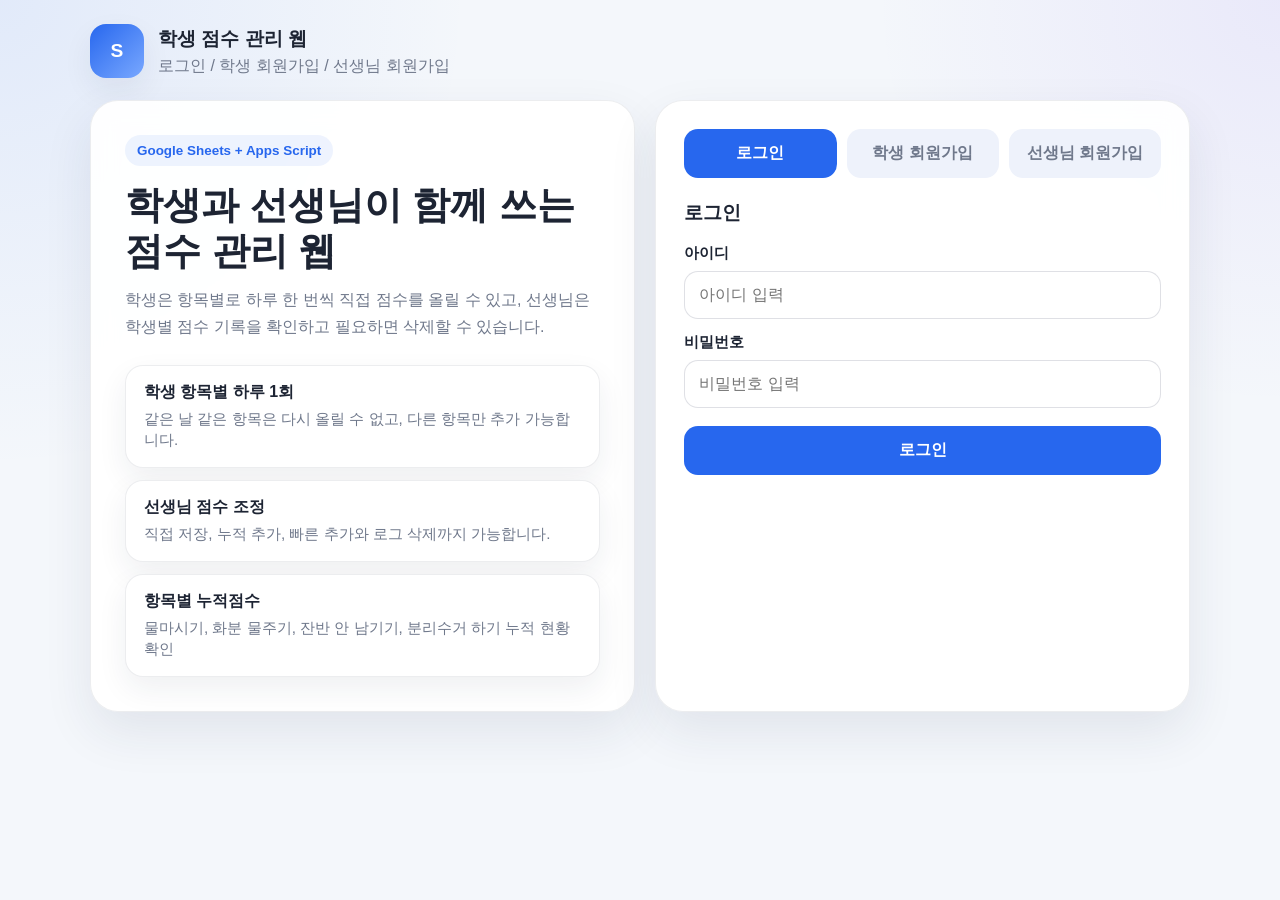
<file: index.html>
<!DOCTYPE html>
<html lang="ko">
<head>
  <meta charset="UTF-8" />
  <meta name="viewport" content="width=device-width, initial-scale=1.0" />
  <title>학생 점수 관리 웹</title>
  <link rel="stylesheet" href="./styles.css" />
</head>
<body data-page="auth">
  <div class="shell">
    <header class="topbar">
      <div class="brand-wrap">
        <div class="brand-badge">S</div>
        <div>
          <h1>학생 점수 관리 웹</h1>
          <p>로그인 / 학생 회원가입 / 선생님 회원가입</p>
        </div>
      </div>
    </header>

    <main class="auth-layout">
      <section class="hero-card">
        <span class="eyebrow">Google Sheets + Apps Script</span>
        <h2>학생과 선생님이 함께 쓰는<br />점수 관리 웹</h2>
        <p>
          학생은 항목별로 하루 한 번씩 직접 점수를 올릴 수 있고,
          선생님은 학생별 점수 기록을 확인하고 필요하면 삭제할 수 있습니다.
        </p>

        <div class="feature-list">
          <div class="feature-item">
            <strong>학생 항목별 하루 1회</strong>
            <span>같은 날 같은 항목은 다시 올릴 수 없고, 다른 항목만 추가 가능합니다.</span>
          </div>
          <div class="feature-item">
            <strong>선생님 점수 조정</strong>
            <span>직접 저장, 누적 추가, 빠른 추가와 로그 삭제까지 가능합니다.</span>
          </div>
          <div class="feature-item">
            <strong>항목별 누적점수</strong>
            <span>물마시기, 화분 물주기, 잔반 안 남기기, 분리수거 하기 누적 현황 확인</span>
          </div>
        </div>
      </section>

      <section class="panel auth-panel">
        <div class="tabs three">
          <button id="tabLogin" class="tab-btn active" type="button">로그인</button>
          <button id="tabStudentRegister" class="tab-btn" type="button">학생 회원가입</button>
          <button id="tabTeacherRegister" class="tab-btn" type="button">선생님 회원가입</button>
        </div>

        <form id="loginForm" class="form-block">
          <h3>로그인</h3>
          <div class="field-grid single">
            <label class="field">
              <span>아이디</span>
              <input type="text" id="loginUsername" placeholder="아이디 입력" required />
            </label>
            <label class="field">
              <span>비밀번호</span>
              <input type="password" id="loginPassword" placeholder="비밀번호 입력" required />
            </label>
          </div>
          <button class="primary-btn full" type="submit">로그인</button>
        </form>

        <form id="studentRegisterForm" class="form-block hidden">
          <h3>학생 회원가입</h3>
          <div class="teacher-lookup-box">
            <div class="field-grid teacher-lookup-grid">
              <label class="field">
                <span>선생님 아이디</span>
                <input type="text" id="studentTeacherUsername" placeholder="선생님 아이디 입력" required />
              </label>
              <div class="lookup-button-wrap">
                <button id="teacherLookupBtn" class="secondary-btn" type="button">선생님 확인</button>
              </div>
            </div>

            <div class="field-grid single">
              <label class="field">
                <span>학교명</span>
                <input type="text" id="studentSchoolName" readonly />
              </label>
            </div>
          </div>

          <div class="field-grid">
            <label class="field">
              <span>학년</span>
              <select id="studentGrade" required>
                <option value="">선택</option>
                <option value="1">1학년</option>
                <option value="2">2학년</option>
                <option value="3">3학년</option>
                <option value="4">4학년</option>
                <option value="5">5학년</option>
                <option value="6">6학년</option>
              </select>
            </label>
            <label class="field">
              <span>반</span>
              <input type="number" id="studentClassNo" min="1" placeholder="예: 3" required />
            </label>
            <label class="field">
              <span>번호</span>
              <input type="number" id="studentNo" min="1" placeholder="예: 12" required />
            </label>
            <label class="field">
              <span>이름</span>
              <input type="text" id="studentName" placeholder="이름 입력" required />
            </label>
            <label class="field">
              <span>아이디</span>
              <input type="text" id="studentUsername" placeholder="학생 로그인 아이디" required />
            </label>
            <label class="field">
              <span>비밀번호</span>
              <input type="password" id="studentPassword" placeholder="비밀번호 입력" required />
            </label>
          </div>

          <button class="primary-btn full" type="submit">학생 회원가입</button>
        </form>

        <form id="teacherRegisterForm" class="form-block hidden">
          <h3>선생님 회원가입</h3>
          <div class="field-grid">
            <label class="field">
              <span>어드민 전용 비밀번호</span>
              <input type="password" id="teacherAdminSecret" placeholder="어드민 비밀번호 입력" required />
            </label>
            <label class="field">
              <span>학교명</span>
              <input type="text" id="teacherSchoolName" placeholder="예: 행복초등학교" required />
            </label>
            <label class="field">
              <span>아이디</span>
              <input type="text" id="teacherUsername" placeholder="선생님 로그인 아이디" required />
            </label>
            <label class="field">
              <span>비밀번호</span>
              <input type="password" id="teacherPassword" placeholder="비밀번호 입력" required />
            </label>
          </div>

          <button class="primary-btn full" type="submit">선생님 회원가입</button>
        </form>

        <p id="messageBox" class="message-box"></p>
      </section>
    </main>
  </div>

  <script src="./app.js"></script>
</body>
</html>
</file>
<file: styles.css>
* {
  box-sizing: border-box;
}

:root {
  --bg: #f4f7fb;
  --panel: rgba(255, 255, 255, 0.94);
  --card: #ffffff;
  --line: rgba(23, 33, 56, 0.08);
  --text: #1d2433;
  --muted: #6f788b;
  --primary: #2767ee;
  --teacher: #6f46eb;
  --danger: #d32f2f;
  --success: #147c42;
  --warning: #d97706;
  --radius-xl: 28px;
  --radius-lg: 20px;
  --radius-md: 14px;
  --shadow-lg: 0 20px 50px rgba(28, 39, 76, 0.09);
  --shadow-md: 0 12px 30px rgba(28, 39, 76, 0.07);
}

html, body {
  margin: 0;
  padding: 0;
  min-height: 100%;
  font-family: "Pretendard", "Noto Sans KR", "Apple SD Gothic Neo", sans-serif;
  background:
    radial-gradient(circle at top left, rgba(39, 103, 238, 0.09), transparent 30%),
    radial-gradient(circle at top right, rgba(111, 70, 235, 0.08), transparent 26%),
    var(--bg);
  color: var(--text);
}

body {
  min-height: 100vh;
}

button,
input,
select {
  font: inherit;
}

a {
  color: inherit;
  text-decoration: none;
}

.shell {
  width: min(1100px, calc(100% - 32px));
  margin: 0 auto;
  padding: 24px 0 36px;
}

.shell.wide {
  width: min(1460px, calc(100% - 32px));
}

.topbar {
  display: flex;
  align-items: center;
  justify-content: space-between;
  gap: 18px;
  margin-bottom: 22px;
}

.brand-wrap {
  display: flex;
  align-items: center;
  gap: 14px;
}

.brand-badge {
  width: 54px;
  height: 54px;
  border-radius: 16px;
  background: linear-gradient(135deg, var(--primary), #79a8ff);
  color: #fff;
  display: grid;
  place-items: center;
  font-size: 1.2rem;
  font-weight: 900;
  box-shadow: var(--shadow-md);
}

.brand-badge.teacher {
  background: linear-gradient(135deg, var(--teacher), #a98cff);
}

.brand-wrap h1 {
  margin: 0;
  font-size: 1.2rem;
}

.brand-wrap p {
  margin: 4px 0 0;
  color: var(--muted);
}

.top-actions {
  display: flex;
  gap: 10px;
  flex-wrap: wrap;
}

.auth-layout {
  display: grid;
  grid-template-columns: 1.02fr 1fr;
  gap: 20px;
}

.page-grid {
  display: grid;
  gap: 20px;
}

.panel,
.hero-card {
  background: var(--panel);
  border: 1px solid var(--line);
  border-radius: var(--radius-xl);
  box-shadow: var(--shadow-lg);
  backdrop-filter: blur(12px);
}

.hero-card {
  padding: 34px;
}

.hero-card h2 {
  margin: 16px 0 12px;
  font-size: clamp(2rem, 3vw, 2.9rem);
  line-height: 1.2;
}

.hero-card p {
  margin: 0;
  line-height: 1.7;
  color: var(--muted);
}

.panel {
  padding: 28px;
}

.eyebrow {
  display: inline-flex;
  align-items: center;
  gap: 8px;
  padding: 8px 12px;
  border-radius: 999px;
  background: rgba(39, 103, 238, 0.08);
  color: var(--primary);
  font-weight: 800;
  font-size: 0.84rem;
}

.feature-list {
  display: grid;
  gap: 12px;
  margin-top: 24px;
}

.feature-item {
  background: #fff;
  border: 1px solid var(--line);
  border-radius: 18px;
  padding: 16px 18px;
  box-shadow: var(--shadow-md);
  display: grid;
  gap: 6px;
}

.feature-item strong {
  font-size: 1rem;
}

.feature-item span {
  color: var(--muted);
  font-size: 0.95rem;
}

.tabs {
  display: flex;
  gap: 10px;
  margin-bottom: 22px;
}

.tabs.three .tab-btn {
  flex: 1;
}

.tab-btn,
.primary-btn,
.secondary-btn,
.ghost-btn,
.danger-btn,
.small-add-btn,
.small-name-btn,
.small-delete-btn {
  border: 0;
  cursor: pointer;
  transition: transform 0.15s ease, opacity 0.15s ease, background 0.2s ease;
}

.tab-btn:hover,
.primary-btn:hover,
.secondary-btn:hover,
.ghost-btn:hover,
.danger-btn:hover,
.small-add-btn:hover,
.small-name-btn:hover,
.small-delete-btn:hover {
  transform: translateY(-1px);
}

.tab-btn {
  padding: 14px 16px;
  border-radius: 14px;
  background: #eef2fb;
  color: var(--muted);
  font-weight: 800;
}

.tab-btn.active {
  background: var(--primary);
  color: #fff;
}

.form-block h3,
.section-head h2 {
  margin: 0 0 18px;
  font-size: 1.18rem;
}

.field-grid {
  display: grid;
  grid-template-columns: repeat(2, minmax(0, 1fr));
  gap: 14px;
}

.field-grid.single {
  grid-template-columns: 1fr;
}

.card-grid {
  display: grid;
  gap: 14px;
}

.card-grid.four {
  grid-template-columns: repeat(4, minmax(0, 1fr));
}

.card-grid.three {
  grid-template-columns: repeat(3, minmax(0, 1fr));
}

.full-col {
  grid-column: 1 / -1;
}

.teacher-lookup-box {
  background: #f8faff;
  border: 1px solid var(--line);
  border-radius: 18px;
  padding: 16px;
  margin-bottom: 16px;
}

.teacher-lookup-grid {
  grid-template-columns: 1fr auto;
  align-items: end;
  margin-bottom: 14px;
}

.lookup-button-wrap {
  display: flex;
  align-items: end;
}

.field {
  display: grid;
  gap: 8px;
}

.field span {
  font-size: 0.92rem;
  font-weight: 800;
}

.field input,
.field select {
  width: 100%;
  padding: 14px 14px;
  border: 1px solid rgba(28, 39, 76, 0.14);
  border-radius: 14px;
  background: #fff;
  color: var(--text);
  outline: none;
}

.field input:focus,
.field select:focus {
  border-color: rgba(39, 103, 238, 0.5);
  box-shadow: 0 0 0 4px rgba(39, 103, 238, 0.08);
}

.primary-btn,
.secondary-btn,
.ghost-btn {
  padding: 14px 16px;
  border-radius: 14px;
  font-weight: 800;
}

.primary-btn {
  background: var(--primary);
  color: #fff;
}

.secondary-btn {
  background: rgba(39, 103, 238, 0.1);
  color: var(--primary);
}

.ghost-btn {
  background: #edf2f8;
  color: var(--text);
}

.nav-link.active-link {
  background: rgba(111, 70, 235, 0.12);
  color: var(--teacher);
}

.danger-btn,
.small-delete-btn {
  padding: 10px 12px;
  border-radius: 12px;
  background: rgba(211, 47, 47, 0.1);
  color: var(--danger);
  font-weight: 800;
}

.small-delete-btn {
  padding: 8px 10px;
}

.full {
  width: 100%;
  margin-top: 18px;
}

.section-head {
  display: flex;
  justify-content: space-between;
  align-items: end;
  gap: 16px;
  margin-bottom: 18px;
}

.sub-text {
  margin: 6px 0 0;
  color: var(--muted);
  font-size: 0.95rem;
}

.message-box {
  min-height: 24px;
  margin: 4px 0 0;
  font-size: 0.95rem;
  font-weight: 800;
}

.message-box.error {
  color: var(--danger);
}

.message-box.success {
  color: var(--success);
}

.message-box.warning {
  color: var(--warning);
}

.hidden {
  display: none !important;
}

.info-card {
  background: var(--card);
  border: 1px solid var(--line);
  border-radius: 18px;
  padding: 18px;
  box-shadow: var(--shadow-md);
}

.info-card .label {
  color: var(--muted);
  font-size: 0.88rem;
  margin-bottom: 8px;
}

.info-card .value {
  font-size: 1.12rem;
  font-weight: 900;
}

.score-hero {
  min-height: 250px;
  border-radius: 28px;
  display: grid;
  place-items: center;
  text-align: center;
  color: #fff;
  background: linear-gradient(135deg, rgba(39, 103, 238, 0.98), rgba(96, 155, 255, 0.98));
}

.score-label {
  font-size: 0.95rem;
  font-weight: 800;
  letter-spacing: 0.08em;
  opacity: 0.92;
}

.score-label.sub {
  letter-spacing: 0;
}

.score-value {
  font-size: clamp(3rem, 8vw, 5.8rem);
  line-height: 1;
  font-weight: 900;
  margin: 12px 0 10px;
}

.status-box {
  border-radius: 18px;
  padding: 16px 18px;
  background: #f8faff;
  border: 1px solid var(--line);
  color: var(--text);
  font-weight: 700;
  margin-bottom: 16px;
  line-height: 1.6;
}

.status-box.success {
  background: rgba(20, 124, 66, 0.08);
  color: var(--success);
}

.status-box.warning {
  background: rgba(217, 119, 6, 0.08);
  color: var(--warning);
}

.activity-grid {
  display: grid;
  grid-template-columns: repeat(2, minmax(0, 1fr));
  gap: 14px;
}

.activity-card {
  border: 1px solid var(--line);
  border-radius: 18px;
  background: #fff;
  box-shadow: var(--shadow-md);
  overflow: hidden;
  opacity: 1;
}

.activity-card.done {
  background: #f5f7fb;
}

.activity-card label {
  display: flex;
  align-items: start;
  gap: 12px;
  padding: 16px;
  cursor: pointer;
}

.activity-card input[type="checkbox"] {
  margin-top: 2px;
  width: 18px;
  height: 18px;
}

.activity-meta {
  display: grid;
  gap: 4px;
}

.activity-title {
  font-weight: 900;
}

.activity-points {
  color: var(--primary);
  font-size: 0.95rem;
  font-weight: 800;
}

.activity-note {
  color: var(--muted);
  font-size: 0.85rem;
}

.table-wrap {
  width: 100%;
  overflow-x: auto;
  background: #fff;
  border: 1px solid var(--line);
  border-radius: 18px;
}

.top-gap {
  margin-top: 18px;
}

.data-table {
  width: 100%;
  min-width: 980px;
  border-collapse: collapse;
}

.data-table.wide-table {
  min-width: 1520px;
}

.data-table thead th {
  background: #f3f6fc;
  color: #4d5870;
  text-align: left;
  padding: 14px 16px;
  font-size: 0.92rem;
  border-bottom: 1px solid var(--line);
  white-space: nowrap;
}

.data-table tbody td {
  padding: 14px 16px;
  border-bottom: 1px solid var(--line);
  vertical-align: middle;
}

.data-table tbody tr:last-child td {
  border-bottom: 0;
}

.data-table tbody tr:hover {
  background: #f9fbff;
}

.badge-score {
  display: inline-flex;
  align-items: center;
  justify-content: center;
  min-width: 74px;
  padding: 8px 10px;
  border-radius: 999px;
  background: rgba(39, 103, 238, 0.1);
  color: var(--primary);
  font-weight: 900;
}

.small-add-btn {
  padding: 8px 10px;
  border-radius: 10px;
  background: rgba(20, 124, 66, 0.1);
  color: var(--success);
  font-weight: 900;
}

.small-name-btn {
  background: none;
  padding: 0;
  color: var(--teacher);
  font-weight: 900;
  text-align: left;
}

.edit-actions {
  display: flex;
  gap: 10px;
  flex-wrap: wrap;
  margin-top: 18px;
}

.empty-state {
  border: 1px dashed rgba(28, 39, 76, 0.18);
  border-radius: 18px;
  padding: 24px;
  color: var(--muted);
  background: #fafcff;
}

.empty-row {
  text-align: center;
  color: var(--muted);
  padding: 30px 16px !important;
}

@media (max-width: 980px) {
  .auth-layout {
    grid-template-columns: 1fr;
  }

  .card-grid.four,
  .card-grid.three,
  .activity-grid {
    grid-template-columns: repeat(2, minmax(0, 1fr));
  }

  .section-head {
    flex-direction: column;
    align-items: start;
  }
}

@media (max-width: 640px) {
  .shell,
  .shell.wide {
    width: min(100% - 20px, 100%);
    padding-top: 16px;
  }

  .topbar {
    flex-direction: column;
    align-items: start;
  }

  .panel,
  .hero-card {
    padding: 20px;
  }

  .field-grid,
  .card-grid.four,
  .card-grid.three,
  .teacher-lookup-grid,
  .activity-grid {
    grid-template-columns: 1fr;
  }

  .hero-card h2 {
    font-size: 1.9rem;
  }

  .score-hero {
    min-height: 220px;
  }
}
</file>
